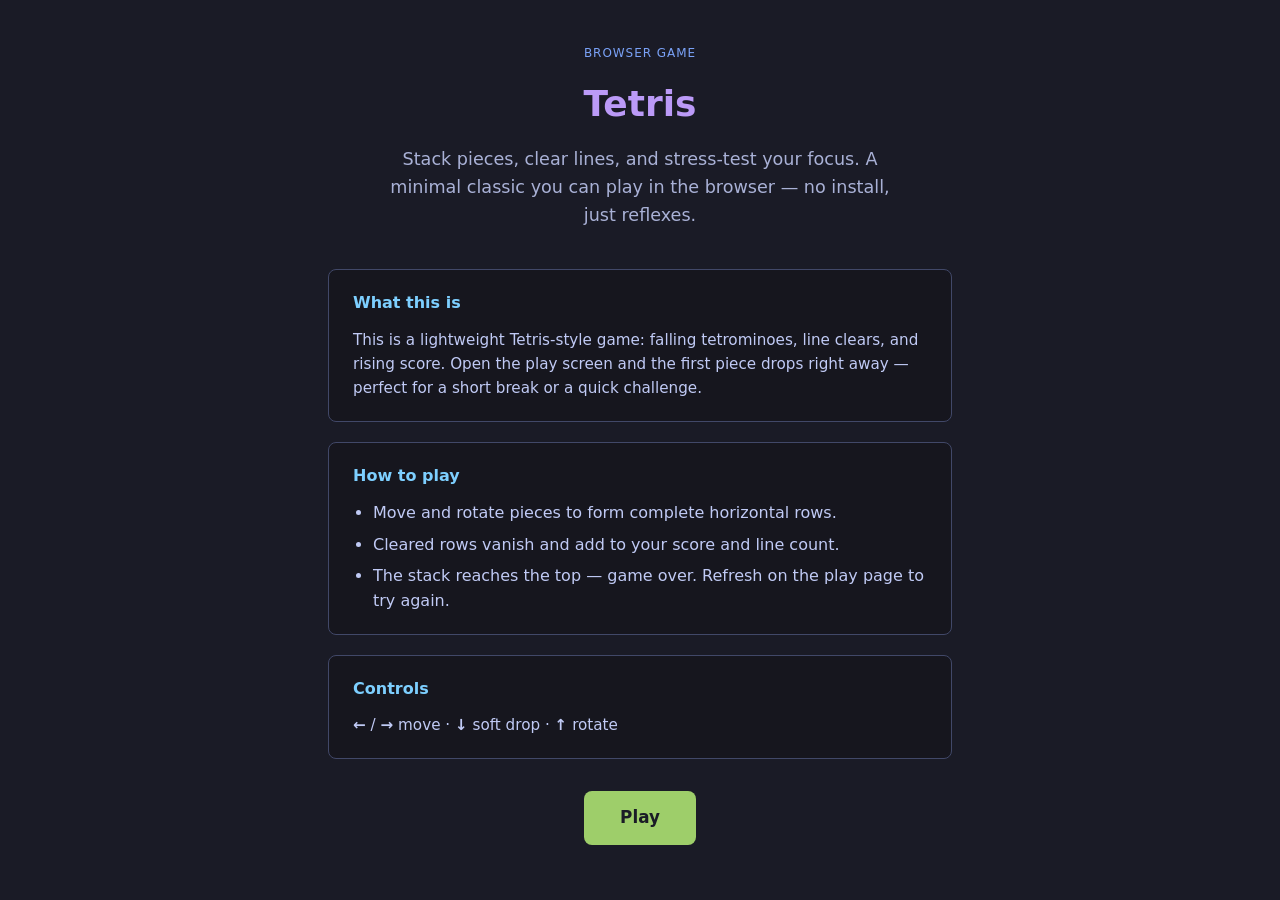
<file: index.html>
<!DOCTYPE html>
<html lang="en">
<head>
  <meta charset="UTF-8" />
  <meta name="viewport" content="width=device-width, initial-scale=1.0" />
  <title>Tetris — Home</title>
  <link rel="stylesheet" href="landing.css" />
</head>
<body>
  <div class="landing">
    <header class="landing-header">
      <p class="landing-badge">Browser game</p>
      <h1>Tetris</h1>
      <p class="lead">
        Stack pieces, clear lines, and stress-test your focus. A minimal
        classic you can play in the browser — no install, just reflexes.
      </p>
    </header>

    <article class="doc">
      <h2>What this is</h2>
      <p>
        This is a lightweight Tetris-style game: falling tetrominoes, line
        clears, and rising score. Open the play screen and the first piece
        drops right away — perfect for a short break or a quick challenge.
      </p>
    </article>

    <article class="doc">
      <h2>How to play</h2>
      <ul>
        <li>Move and rotate pieces to form complete horizontal rows.</li>
        <li>Cleared rows vanish and add to your score and line count.</li>
        <li>The stack reaches the top — game over. Refresh on the play page to try again.</li>
      </ul>
    </article>

    <article class="doc">
      <h2>Controls</h2>
      <p>
        <strong>←</strong> / <strong>→</strong> move ·
        <strong>↓</strong> soft drop ·
        <strong>↑</strong> rotate
      </p>
    </article>

    <div class="play-wrap">
      <a class="btn-play" href="play.html">Play</a>
    </div>
  </div>
</body>
</html>
</file>
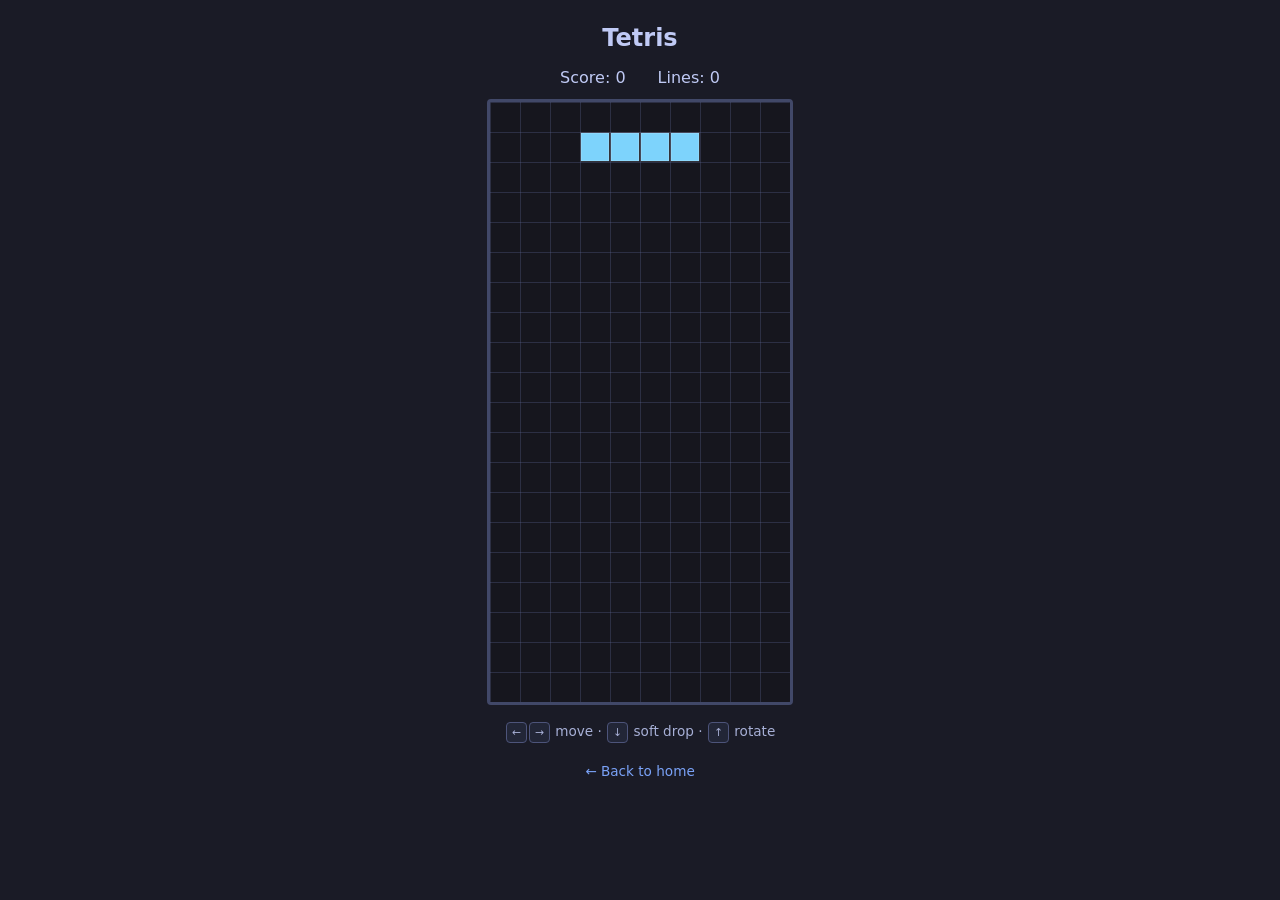
<file: play.html>
<!DOCTYPE html>
<html lang="en">
<head>
  <meta charset="UTF-8" />
  <meta name="viewport" content="width=device-width, initial-scale=1.0" />
  <title>Tetris — Play</title>
  <link rel="stylesheet" href="style.css" />
</head>
<body>
  <main class="wrap">
    <h1>Tetris</h1>
    <div class="hud">
      <p>Score: <span id="score">0</span></p>
      <p>Lines: <span id="lines">0</span></p>
    </div>
    <canvas id="game" width="300" height="600" aria-label="Tetris playfield"></canvas>
    <p id="status" class="status" hidden>Game over — refresh to play again</p>
    <p class="hint">
      <kbd>←</kbd><kbd>→</kbd> move · <kbd>↓</kbd> soft drop · <kbd>↑</kbd> rotate
    </p>
    <p class="back"><a href="index.html">← Back to home</a></p>
  </main>
  <script src="tetris.js"></script>
</body>
</html>
</file>
<file: landing.css>
* {
  box-sizing: border-box;
}

body {
  margin: 0;
  min-height: 100vh;
  font-family: system-ui, sans-serif;
  background: #1a1b26;
  color: #c0caf5;
  line-height: 1.6;
}

.landing {
  max-width: 42rem;
  margin: 0 auto;
  padding: 2rem 1.5rem 3rem;
}

.landing-header {
  text-align: center;
  margin-bottom: 2.5rem;
}

.landing-badge {
  display: inline-block;
  font-size: 0.75rem;
  letter-spacing: 0.08em;
  text-transform: uppercase;
  color: #7aa2f7;
  margin-bottom: 0.75rem;
}

.landing h1 {
  margin: 0 0 0.75rem;
  font-weight: 700;
  font-size: clamp(1.75rem, 4vw, 2.25rem);
  color: #bb9af7;
}

.lead {
  margin: 0;
  font-size: 1.1rem;
  color: #a9b1d6;
  max-width: 32rem;
  margin-inline: auto;
}

.doc {
  background: #16161e;
  border: 1px solid #414868;
  border-radius: 8px;
  padding: 1.25rem 1.5rem;
  margin-bottom: 1.25rem;
}

.doc h2 {
  margin: 0 0 0.75rem;
  font-size: 1rem;
  font-weight: 600;
  color: #7dcfff;
}

.doc p {
  margin: 0 0 0.75rem;
  font-size: 0.95rem;
}

.doc p:last-child {
  margin-bottom: 0;
}

.doc ul {
  margin: 0;
  padding-left: 1.25rem;
}

.doc li {
  margin-bottom: 0.35rem;
}

.doc li:last-child {
  margin-bottom: 0;
}

.play-wrap {
  text-align: center;
  margin-top: 2rem;
}

.btn-play {
  display: inline-block;
  padding: 0.85rem 2.25rem;
  font-size: 1.05rem;
  font-weight: 600;
  font-family: inherit;
  color: #1a1b26;
  background: #9ece6a;
  border: none;
  border-radius: 8px;
  cursor: pointer;
  text-decoration: none;
  transition: background 0.15s ease, transform 0.15s ease;
}

.btn-play:hover {
  background: #b9f27c;
  transform: translateY(-1px);
}

.btn-play:focus-visible {
  outline: 2px solid #7aa2f7;
  outline-offset: 3px;
}
</file>
<file: style.css>
* {
  box-sizing: border-box;
}

body {
  margin: 0;
  min-height: 100vh;
  font-family: system-ui, sans-serif;
  background: #1a1b26;
  color: #c0caf5;
}

.wrap {
  max-width: 360px;
  margin: 0 auto;
  padding: 1.5rem;
  text-align: center;
}

h1 {
  margin: 0 0 1rem;
  font-weight: 600;
  font-size: 1.5rem;
}

.hud {
  display: flex;
  justify-content: center;
  gap: 2rem;
  margin-bottom: 0.75rem;
  font-variant-numeric: tabular-nums;
}

.hud p {
  margin: 0;
}

#game {
  display: block;
  margin: 0 auto;
  border: 3px solid #414868;
  border-radius: 4px;
  background: #16161e;
}

.status {
  margin: 0.75rem 0 0;
  color: #f7768e;
}

.hint {
  margin: 1rem 0 0;
  font-size: 0.85rem;
  opacity: 0.85;
  line-height: 1.6;
}

kbd {
  display: inline-block;
  padding: 0.1em 0.45em;
  margin: 0 0.1em;
  font-size: 0.8em;
  font-family: inherit;
  border: 1px solid #565f89;
  border-radius: 4px;
  background: #24283b;
}

.back {
  margin: 1.25rem 0 0;
  font-size: 0.85rem;
}

.back a {
  color: #7aa2f7;
  text-decoration: none;
}

.back a:hover {
  text-decoration: underline;
}
</file>
